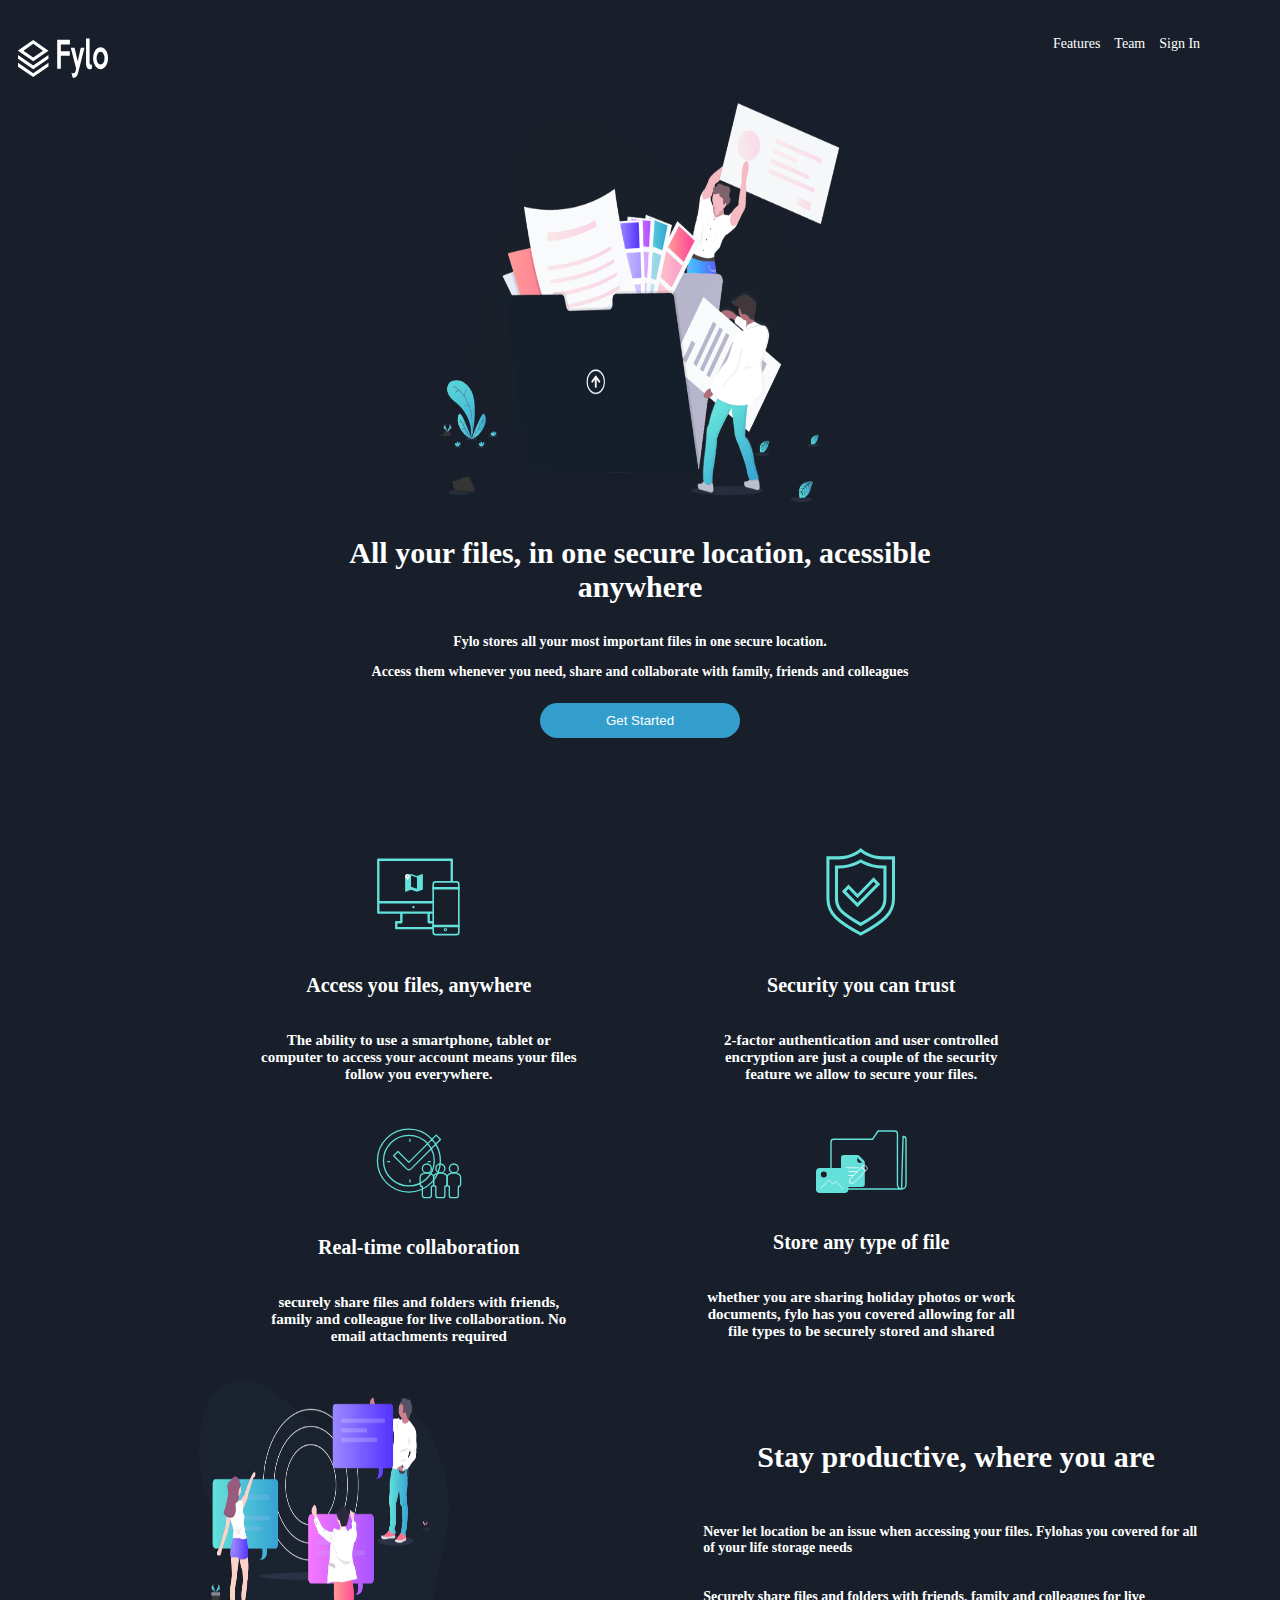
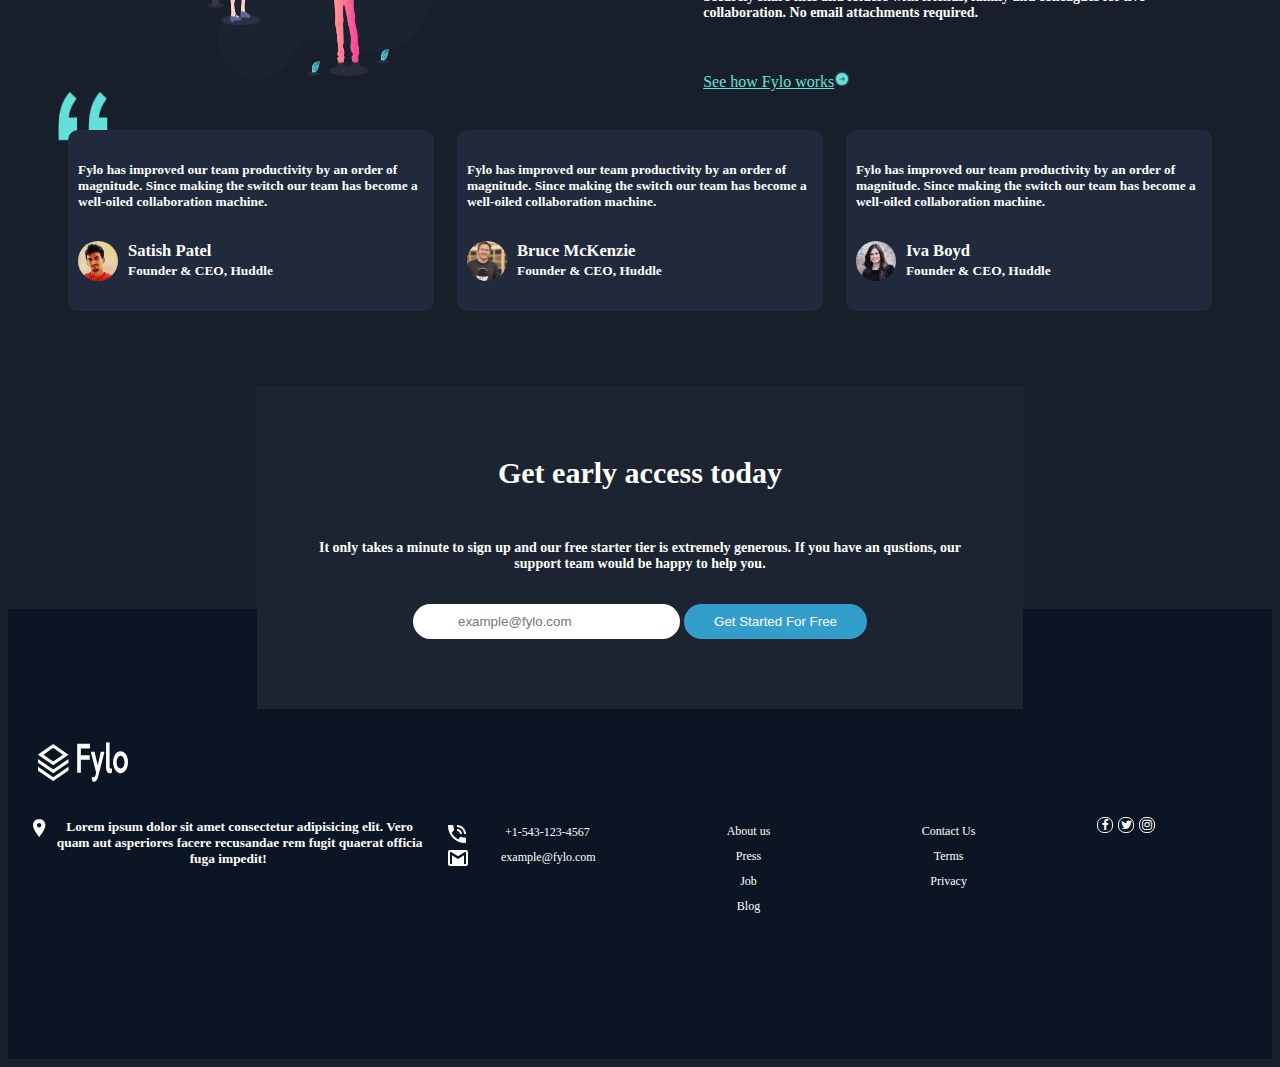
<file: index.html>
<!DOCTYPE html>
<html lang="en">
<head>
    <meta charset="UTF-8">
    <meta name="viewport" content="width=device-width, initial-scale=1.0">
    <title>fylo dark theme</title>
    <link rel="stylesheet" href="landing.css">
    <link rel="stylesheet" href="https://fonts.google.com/specimen/Raleway family=Raleway">
    <link rel="stylesheet" href="https://fonts.google.com/specimen/Open+Sans family:Open Sans">
    <link rel="stylesheet" href="/font-awesome/css/font-awesome.min.css">
</head>
<body>
    <div class="header">
        <div class="box-1">
            <div class="logo">
                <img src="./images/logo.svg" alt="fylo logo">
            </div>
        </div>
        <div class="box-2"></div>
        <div class="box-3">
            <ul>
                <li><a href="#">Features</a></li>
                <li><a href="#">Team</a></li>
                <li><a href="#">Sign In</a></li>
            </ul>
        </div>
    </div>
   
    <div class="main">
        <div class="box-4"></div>
        <div class="box-5">
                <img src="./images/illustration-intro.png" alt="main image">
                <h3>All your files, in one secure location, acessible anywhere</h3>
                <h5><p>Fylo stores all your most important files in one secure location.</p><p>Access them whenever you need, share and collaborate with family, friends and colleagues</p></h5>
                <button class="btn">
                    Get Started
                </button>

        </div>
        <div class="box-6"></div>
    </div>
    <div class="side1">
        <div class="box-9"></div>
        <div class="box-7">
            <div class="box-7-img">
                <img src="./images/icon-access-anywhere.svg" alt="Access">
            </div>
            <h5>Access you files, anywhere</h5>
            <h6>The ability to use a smartphone, tablet or computer to access your account means your files follow you everywhere.</h6>
        </div>
        <div class="box-8">
            <div class="box-8-img">
                <img src="./images/icon-security.svg" alt="securirty">
            </div>
            <h5>Security you can trust</h5>
            <h6>2-factor authentication and user controlled encryption are just a couple of the security feature we allow to secure your files.</h6>
        </div>
        <div class="box-10"></div>
    </div>
    <div class="side2">
        <div class="box-14"></div>
        <div class="box-12">
            <div class="box-12-img">
                <img src="./images/icon-collaboration.svg" alt="Real time">
            </div>
            <h5>Real-time collaboration</h5>
            <h6>securely share files and folders with friends, family and colleague for live collaboration. No email attachments required</h6>
        </div>
        <div class="box-11">
            <div class="box-11-img">
                <img src="./images/icon-any-file.svg" alt="any-file">
            </div>
            <h5>Store any type of file</h5>
            <h6>whether you are sharing holiday photos or work documents, fylo has you covered allowing for all file types to be securely stored and shared</h6>
        </div>
        <div class="box-13"></div>
    </div>
    <div class="side3">
        <div class="box-15">
            <div class="box-15-img">
                <img src="./images/illustration-stay-productive.png" alt="">
            </div>
        </div>
        <div class="box-16">
            <h5>Stay productive, where you are</h5>
            <p><h6>Never let location be an issue when accessing your files. Fylohas you covered for all of your life storage needs</h6></p><p><h6>Securely share files and folders with friends, family and colleagues for live collaboration. No email attachments required. </h6></p>
            <br>
            <a href="#">See how Fylo works<img src="images/icon-arrow.svg" alt="arrow icon"> </a>
            
        </div>
    </div>

    <div class="testimonial">
        <div class="quotes">
            <img src="./images/bg-quotes.png" alt="big quotes">
        </div>
        <div class="testimonial-content">
            <div class="testimony1">
                <div class="testimony1-text">
                    <h6 class="inner">Fylo has improved our team productivity by an order of magnitude. Since making the switch our team has become a well-oiled collaboration machine.</h6>
                    <div class="testimony1-img">
                        <div class="img-17"></div>
                        <h5>Satish Patel</h5>
                        <h6>Founder & CEO, Huddle</h6>
                    </div>
                </div>
            </div>
            <div class="testimony2">
                <div class="testimony2-text">
                    <h6 class="inner">Fylo has improved our team productivity by an order of magnitude. Since making the switch our team has become a well-oiled collaboration machine.</h6>
                    <div class="testimony2-img">
                        <div class="img-18"></div>
                        <h5>Bruce McKenzie</h5>
                        <h6>Founder & CEO, Huddle</h6>
                    </div>
                </div>
            </div>
            <div class="testimony3">
                <div class="testimony3-text">
                    <h6 class="inner">Fylo has improved our team productivity by an order of magnitude. Since making the switch our team has become a well-oiled collaboration machine.</h6>
                    <div class="testimony3-img">
                        <div class="img-19"></div>
                        <h5>Iva Boyd</h5>
                        <h6>Founder & CEO, Huddle</h6>
                    </div>
                </div>
            </div>
        </div>
    </div>
    <div class="intro">
        <div class="box-20"></div>
        <div class="email-pad">
            <div class="details">
                <h5>Get early access today</h5>
                <h6>It only takes a minute to sign up and our free starter tier is extremely generous. If you have an qustions, our support team would be happy to help you.</h6>
                <div class="login">
                    <input type="email" placeholder="example@fylo.com">&nbsp;<button class="start">Get Started For Free</button>
                </div>
            </div>

        </div>
        <div class="box-21"></div>
    </div>
    <div class="footer">
        <div class="footer-col">
            <div class="col1">
                <div class="col1-logo">
                    <img src="./images/logo.svg" alt="fylo logo">
                </div>
                <div class="col11">
                    <div class="loc">
                        <img src="images/icon-location.svg" alt="location svg">
                    </div>
                    <div class="loc-text"><h6>Lorem ipsum dolor sit amet consectetur adipisicing elit. Vero quam aut asperiores facere recusandae rem fugit quaerat officia fuga impedit!</h6></div>
                </div>
    
            </div>
            <div class="col2">
                <div class="phone">
                    <div class="ph">
                        <img src="./images/icon-phone.svg" alt="phone svg">
                    </div>
                    <div class="ph-text">+1-543-123-4567</div>
                </div>
                <div class="email">
                    <div class="em">
                        <img src="./images/icon-email.svg" alt="email svg">
                    </div>
                    <div class="em-text">example@fylo.com</div>
                </div>
            </div>
            <div class="col3">
                <ul>
                    <li><a href="#">About us</a></li>
                    <li><a href="#">Press</a></li>
                    <li><a href="#">Job</a></li>
                    <li><a href="#">Blog</a></li>
                </ul>
            </div>
            <div class="col4">
                <ul>
                    <li><a href="#">Contact Us</a></li>
                    <li><a href="#">Terms</a></li>
                    <li><a href="#">Privacy</a></li>
                </ul>
            </div>
            <div class="col5">
                <div class="col5-icon">
                    <div class="icon">
                        <i class="fa fa-facebook" aria-hidden="true"></i>
                    </div>
                    <div class="icon">
                        <i class="fa fa-twitter" aria-hidden="true"></i>
                    </div>
                    <div class="icon">
                        <i class="fa fa-instagram" aria-hidden="true"></i>
                    </div>
                </div>
            
        </div>
        
    </div>
</body>
</html>
</file>
<file: landing.css>
body{
    background-image: url(./images/bg-curvy-desktop.svg);
    background-blend-mode: darken;
    background-position:absolute;
    background-repeat: no-repeat;
    background-color:  hsl(218, 28%, 13%);
    font-family: raleway, open-sans;
    color: hsl(0, 0%, 100%);
}
.header{
    background-color:  hsl(218, 28%, 13%);
    padding:10px;
    display:flex;
}
.box-1{
    flex:1;

}
.box-1 img{
    height:40px;
    width:90px;
    margin-top: 20px;;
}
.box-2{
    flex:2;

}
.box-3{
    flex:1;
    text-align: center;
}
.box-3 a{
    font-family: Raleway;
    text-decoration: none;
    font-size:14px;
    color: hsl(0, 0%, 100%);
    padding:5px;
}
.box-3 li{
    display:inline-block;
}
.main{
    margin-bottom:100px;
    padding:10px;
    display:flex;
}
.box-4{
    flex:1;
}
.box-5{
    flex:2;
    text-align: center;
}
.box-5 a{
    text-decoration: none;
    color:white;
}
.box-5 img{
    width:400px;
    height:400px;
}
.box-5 h3{
    font-weight: bolder;
    font-size:30px;
    color:white;
}
.box-5 h5{
    color:white;
    font-size:14px;
}
.box-5 button{
    color:white;
    width: 200px;
    height: 35px;
    background-color:hsl(198, 60%, 50%) ;
    border-radius: 35px;
    border:none;
    padding-left:35px;
    padding-right:35px;
    padding-top:10px;
    padding-bottom:10px;
}
.box-5 button:hover{
    background-color:hsl(176, 68%, 64%);
}
.box-6{
    flex:1;
}
.side1{
    display:flex;
    justify-content: space-between;
}
.box-7{
    width:25%;
    text-align: right;
}
.box-7-img{
    text-align: center;
    margin-top: 10px;
}
.box-7 h5{
    text-align: center;
    font-weight:bolder;
    font-size:20px;
}
.box-7 h6{
    text-align: center;
    font-size:15px;
}
.box-8{
    width:25%;
    text-align: right;
}
.box-8-img{
    text-align: center;
}
.box-8 h5{
    text-align: center;
    font-weight:bolder;
    font-size:20px;
}
.box-8 h6{
    text-align: center;
    font-size:15px;
}
.box-9{
    width:10%;
}
.box-10{
    width:10%;
}
.side2{
    display:flex;
    background-color:  hsl(218, 28%, 13%);
    font-size:14px;
    color: hsl(0, 0%, 100%);
    justify-content:space-between;
}
.box-12{
    width:25%;
    text-align: right;
}
.box-12-img{
    text-align: center;
    margin-top: 10px;
}
.box-12 h5{
    text-align: center;
    font-weight:bolder;
    font-size:20px;
}
.box-12 h6{
    text-align: center;
    font-size:15px;
}
.box-11{
    width:25%;
    text-align: right;
    margin-top: 12px;
}
.box-11-img{
    text-align: center;
}
.box-11 h6{
    text-align: center;
    font-size:15px;
}
.box-11 h5{
    text-align: center;
    font-weight:bolder;
    font-size:20px;
}
.box-13{
    width:10%;
}
.box-14{
    width:10%;
}
.side3{
    display:flex;
    background-color:  hsl(218, 28%, 13%); 
    justify-content: space-around;
    color: hsl(0, 0%, 100%);
}
.box-15{
    text-align:right;
    width:40%;
}
.box-15 h6{
    font-size:14px;
}
.box-15 h5{
    text-align: center;
    font-weight:bolder;
    font-size:20px;
}
.box-15-img{
    text-align: center;
}
.box-15 img{
    width:250px;
    height:300px;
}
.box-16{
    text-align: left;
    width:40%;
    margin-top: 10px;

}
.box-16 h6{
    font-size:14px;
}
.box-16 h5{
    text-align: center;
    font-weight:bolder;
    font-size:30px;
}
.box-16 a{
    color:hsl(176, 68%, 64%);
}
.box-16 a:hover{
    color:white;
}
.quotes{
    margin-left: 50px;
}
.quotes img{
    width:50px;
    height:50px;
}
.testimonial{
    color: hsl(0, 0%, 100%);
}
.testimonial-content{
    width:fit-content;
    margin-left: 60px;
    margin-right:60px;
    margin-top:-20px;
    display:flex;
    justify-content: space-between;
}
.testimony1{
    border-radius: 10px;
    background-color: hsl(219, 30%, 18%);
    width:32%;
    margin-top: 5px;
    margin-bottom: 5px;
    font-size:20px ;
}
.inner{
    margin-right:10px;
    margin-left:10px;
}
.img-17{
    border:none;
    height:40px;
    width:40px;
    border-radius:20px;
    float:left;
    margin-left:10px;
    margin-right: 10px;
    background-image: url(./images/profile-1.jpg);
    background-size: 100% 100%;
}
.testimony1-img h5{
    font-weight:bolder;
}
.testimony1-img h6{
    margin-top: -25px;
}
.testimony2{
    border-radius:10px;
    background-color: hsl(219, 30%, 18%);
    width:32%;
    margin-bottom:5px;
    margin-top:5px;
    font-size:20px;
}
.img-18{
    border:none;
    height:40px;
    width:40px;
    border-radius:20px;
    float:left;
    margin-left:10px;
    margin-right: 10px;
    background-image: url(./images/profile-2.jpg);
    background-size:100% 100%;
}
.testimony2-img h5{
    font-weight: bolder;
}
.testimony2-img h6{
    margin-top:-25px;
}
.testimony3{
    width:32%;
    border-radius:10px;
    background-color: hsl(219, 30%, 18%);
    font-size:20px;
    margin-top: 5px;
    margin-bottom:5px;
}
.img-19{
    margin-left:10px;
    margin-right:10px;
    float:left;
    border:none;
    height:40px;
    width:40px;
    border-radius:20px;
    background-image: url(./images/profile-3.jpg);
    background-size: 100% 100%;
}
.testimony3-img h5{
    font-weight: bolder;
}
.testimony3-img h6{
    margin-top:-25px;
}
.footer{
    background-color: hsl(216, 53%, 9%);
    height:450px;
    display:flex;
    text-align: center;
    align-items:center;
    font-size:12px;
}
.footer-col{
    display:flex;
    width:95%;
    align-content: center;
    margin-left:20px;
}
.footer li{
    margin-bottom:10px;
}
.col1{
    flex:2;
    font-size:20px;
    text-align: left;
}
.col1-logo img{
    margin:0px 10px;
    width:90px;
    height:40px;
}
.loc{
    float:left;
    margin:0px 5px;
}
.loc-text{
    text-align:center;
}
.col2{
    flex:1;
}
.phone{
    margin-top:83px;
}
.ph{
    float:left;
    margin-left: 20px;
}
.ph-text{
    margin-left:-5px;
}
.email{
    margin-top:10px;
}
.em{
    float:left;

    margin-left:20px;
}
.col3{
    flex:1;
    margin-top:70px;
}
.col3 a{
    text-decoration:none ;
    color: hsl(0, 0%, 100%);
}
.col3 li{
    list-style-type: none;
}
.col4{
    flex:1;
    margin-top:70px;
}
.col4 a{
    text-decoration:none ;
    color: hsl(0, 0%, 100%);
}
.col4 ul{
    list-style-type: none;
}
.col5{
    flex:1;
    /* margin-top:75px; */
    display:flex;
    justify-content:space-around;
}
.col5-icon{
    margin-top:75px;
    display:inline-block;
}
.icon{
    border:0.1em solid white;
    height:14px;
    width:14px;
    border-radius:7px;
    text-align:center;
    align-content:center;
    float:left;
    margin-right:5px;
}
.intro{
    display:flex;
    margin-bottom:-100px;
}
.details{
    margin:50px 30px;
}
.details h5{
    font-size:30px;
}
.details h6{
    font-size: 14px;
}
.box-20{
    flex:1;
}
.email-pad{
    flex:3;
    background-color:hsl(217, 28%, 15%);
    text-align:center;
    padding:20px 10px ;
    margin-bottom: px;
    margin-top:70px;    
}
.start{
    border-radius: 35px;
    padding:10px 30px;
    background-color: hsl(198, 60%, 50%);
    border:none;
    color:white;
}
button:hover{
    background-color: hsl(176, 68%, 64%);
}
input[type=email] {
    border-radius: 35px;
    padding:10px 45px;
    border:none;
}
.box-21{
    flex:1;
}

@media screen and(max-width: 343px){
    .header{
        background-color:  hsl(218, 28%, 13%);
        padding:10px; 
        display:flex;
    }
    .main{
        margin-bottom:100px;
        padding:10px;
        display:flex;
        /* flex-direction:column; */
    }
    .side1{
        
    }
    .side2{
        /* display:flex; */
        background-color:  hsl(218, 28%, 13%);
        font-size:14px;
        color: hsl(0, 0%, 100%);
        display:block;
        flex-direction:row;
        /* justify-content:space-between; */

    }
    .testimonial-content{
        /* display:flex; */
        background-color:  hsl(218, 28%, 13%); 
        justify-content: space-between;
        color: hsl(0, 0%, 100%);
        display:block;
        flex-direction:row;
    }
    .intro{
        margin-bottom:50px;
        width:100%;
        display:block;
        flex-direction:column;
    }
    .footer{
        background-color: hsl(216, 53%, 9%);
        height:450px;
        display:block;
        flex-direction:column;
        /* display:flex; */
        text-align: center;
        align-items:center;
        font-size:12px;
        margin-top: 100px;
        width:fit-content;
    }
}
</file>
